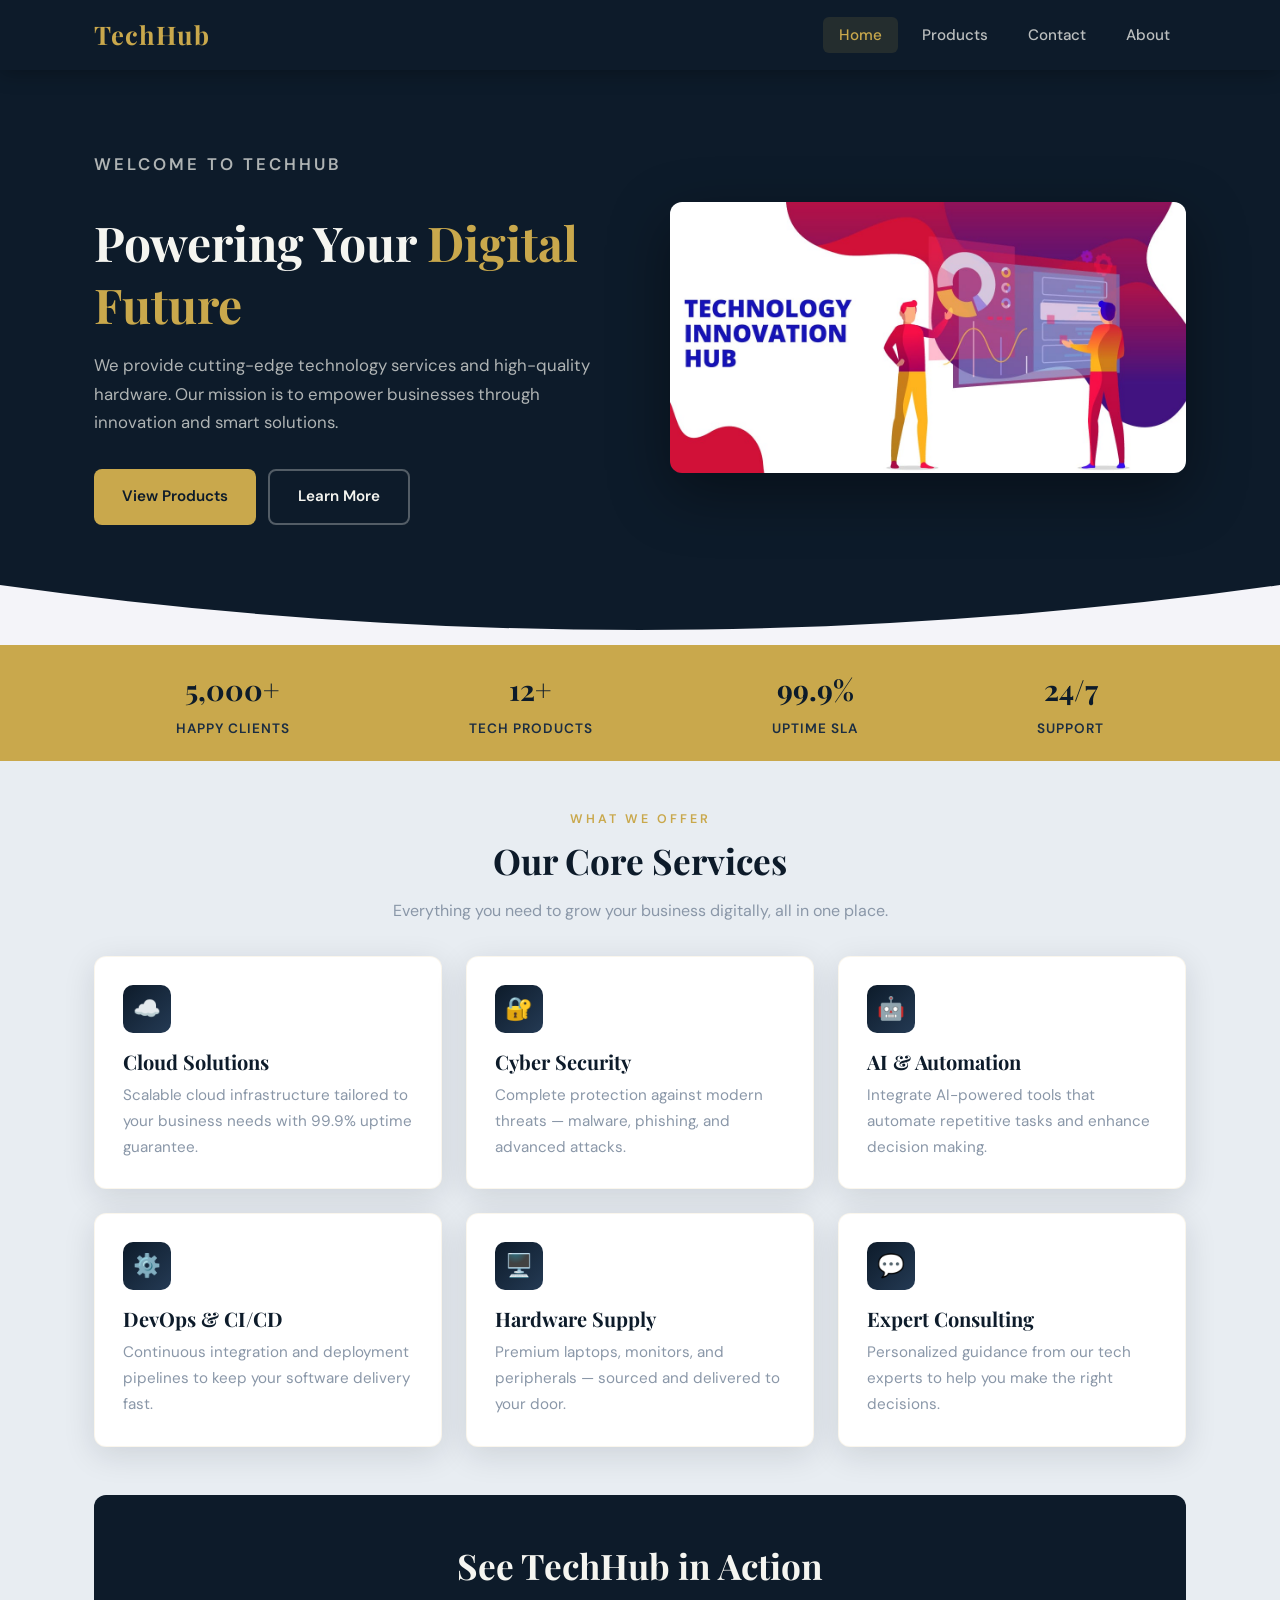
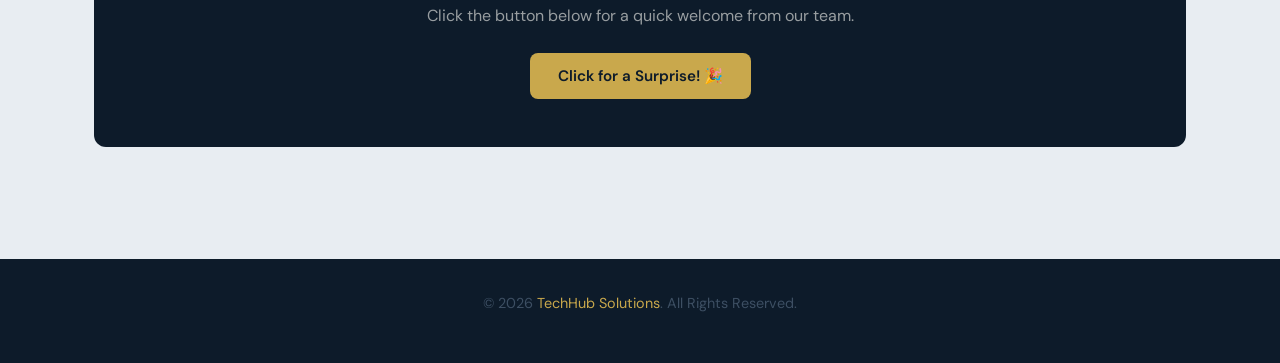
<file: index.html>
<!DOCTYPE html>
<html lang="en">
<head>
  <meta charset="UTF-8">
  <meta name="viewport" content="width=device-width, initial-scale=1.0">
  <title>TechHub | Home</title>
  <link rel="stylesheet" href="style.css">
</head>
<body>

  <!-- Navigation -->
  <header>
    <nav class="navbar">
      <div class="logo">TechHub</div>
      <ul class="nav-links">
        <li><a href="index.html" class="active">Home</a></li>
        <li><a href="products.html">Products</a></li>
        <li><a href="contact.html">Contact</a></li>
        <li><a href="about.html">About</a></li>
      </ul>
    </nav>
  </header>

  <!-- Hero -->
  <section class="hero">
    <div class="hero-inner">
      <div class="hero-text">
        <p class="section-label">Welcome to TechHub</p>
        <h1>Powering Your <span>Digital Future</span></h1>
        <p>We provide cutting-edge technology services and high-quality hardware. Our mission is to empower businesses through innovation and smart solutions.</p>
        <div class="hero-buttons">
          <a href="products.html" class="btn btn-primary">View Products</a>
          <a href="about.html" class="btn btn-outline">Learn More</a>
        </div>
      </div>
      <div class="hero-image">
        <img src="joeducation-articolo_tech-innovation-hub-fb-1200x630px.webp" alt="Technology Innovation Hub">
      </div>
    </div>
  </section>

  <!-- Wave divider -->
  <div class="hero-wave">
    <svg viewBox="0 0 1440 60" preserveAspectRatio="none" style="width:100%;height:60px;">
      <path d="M0,0 C480,60 960,60 1440,0 L1440,60 L0,60 Z" fill="#f4f4f9"/>
    </svg>
  </div>

  <!-- Stats Bar -->
  <div class="stats-bar">
    <div class="stats-bar-inner">
      <div class="stat-item"><span class="num">5,000+</span><span class="label">Happy Clients</span></div>
      <div class="stat-item"><span class="num">12+</span><span class="label">Tech Products</span></div>
      <div class="stat-item"><span class="num">99.9%</span><span class="label">Uptime SLA</span></div>
      <div class="stat-item"><span class="num">24/7</span><span class="label">Support</span></div>
    </div>
  </div>

  <!-- Services Section -->
  <div class="page-wrapper">
    <div style="text-align:center;margin-bottom:8px">
      <p class="section-label">What We Offer</p>
      <h2>Our Core Services</h2>
      <p style="max-width:520px;margin:0 auto;color:#8a97a8">Everything you need to grow your business digitally, all in one place.</p>
    </div>

    <div class="cards-grid">
      <div class="card">
        <div class="card-icon">☁️</div>
        <h3>Cloud Solutions</h3>
        <p>Scalable cloud infrastructure tailored to your business needs with 99.9% uptime guarantee.</p>
      </div>
      <div class="card">
        <div class="card-icon">🔐</div>
        <h3>Cyber Security</h3>
        <p>Complete protection against modern threats — malware, phishing, and advanced attacks.</p>
      </div>
      <div class="card">
        <div class="card-icon">🤖</div>
        <h3>AI & Automation</h3>
        <p>Integrate AI-powered tools that automate repetitive tasks and enhance decision making.</p>
      </div>
      <div class="card">
        <div class="card-icon">⚙️</div>
        <h3>DevOps & CI/CD</h3>
        <p>Continuous integration and deployment pipelines to keep your software delivery fast.</p>
      </div>
      <div class="card">
        <div class="card-icon">🖥️</div>
        <h3>Hardware Supply</h3>
        <p>Premium laptops, monitors, and peripherals — sourced and delivered to your door.</p>
      </div>
      <div class="card">
        <div class="card-icon">💬</div>
        <h3>Expert Consulting</h3>
        <p>Personalized guidance from our tech experts to help you make the right decisions.</p>
      </div>
    </div>

    <!-- Interactive Zone -->
    <div class="interactive-zone">
      <h2>See TechHub in Action</h2>
      <p>Click the button below for a quick welcome from our team.</p>
      <button id="welcomeBtn" class="btn btn-primary" style="margin-top:8px">Click for a Surprise! 🎉</button>
      <div id="welcomeMessage"></div>
    </div>
  </div>

  <!-- Footer -->
  <footer>
    <p>&copy; 2026 <span>TechHub Solutions</span>. All Rights Reserved.</p>
  </footer>

  <script src="script.js"></script>
</body>
</html>
</file>
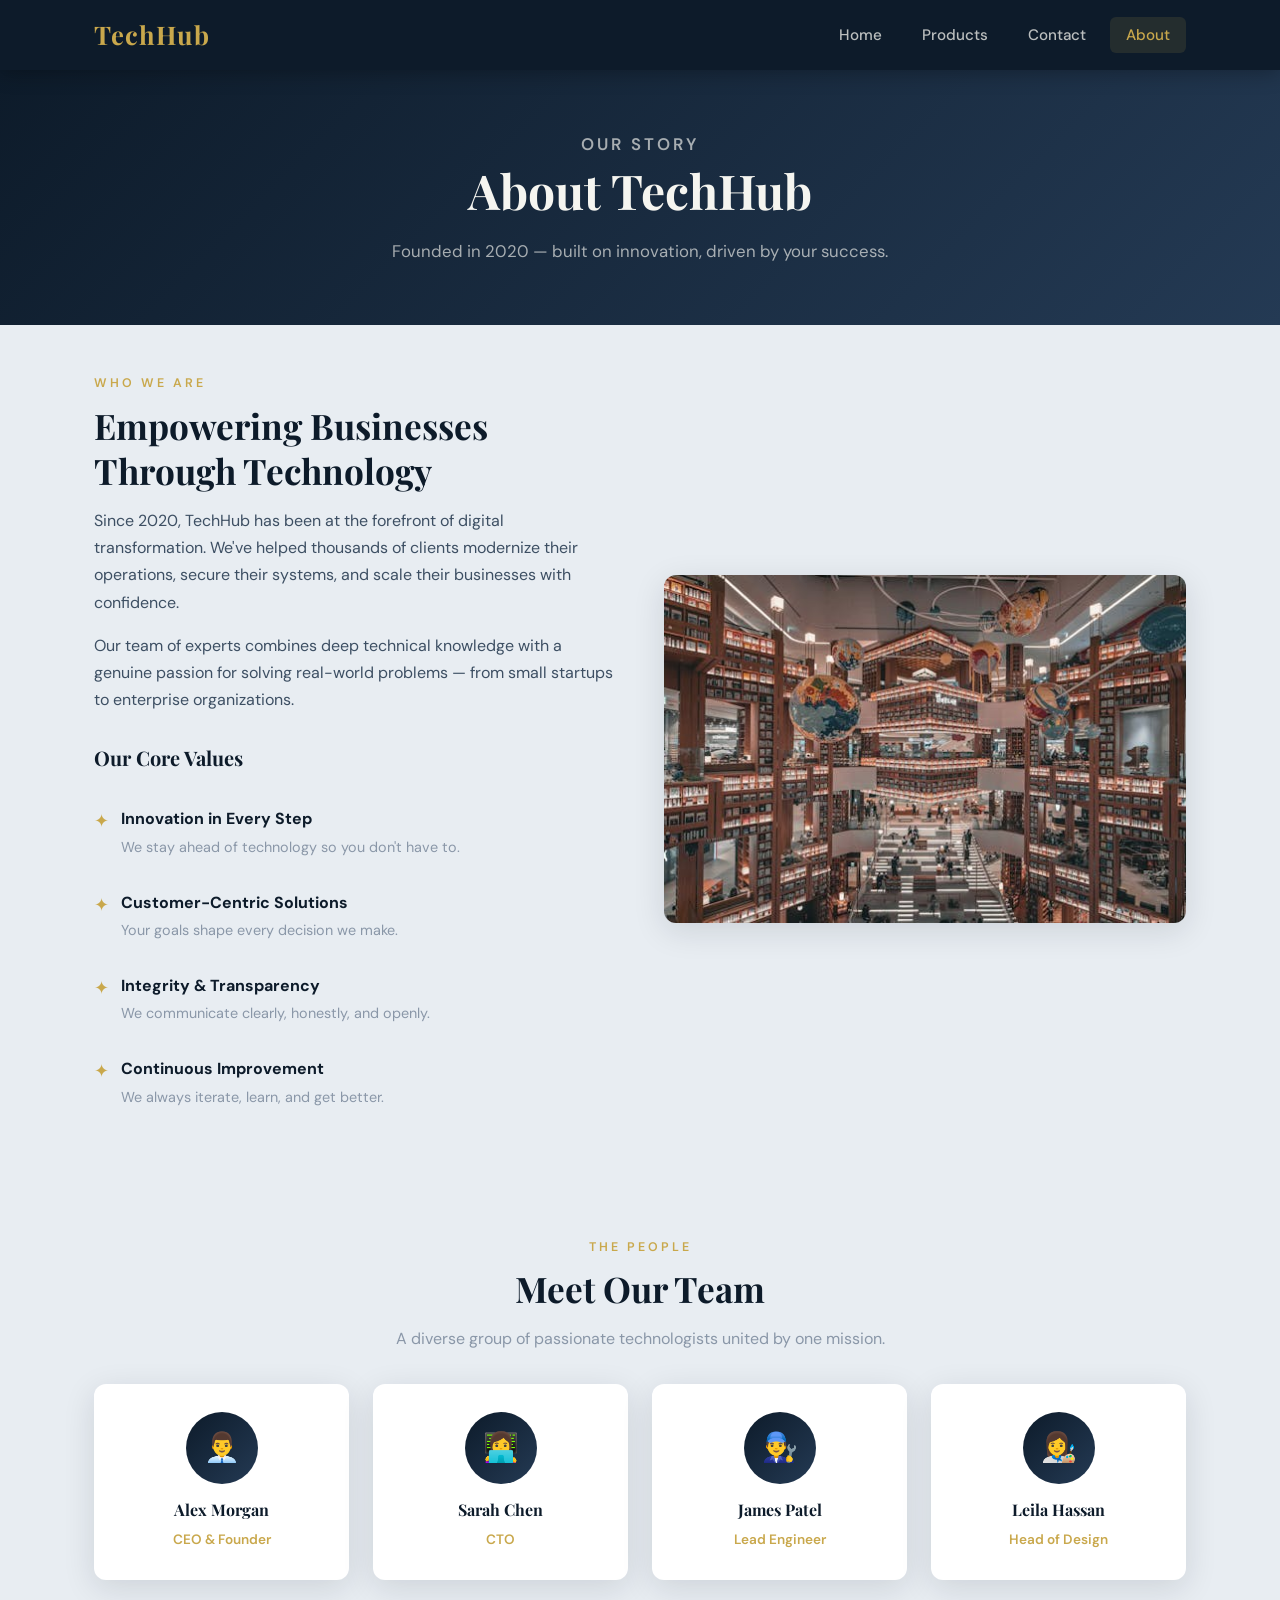
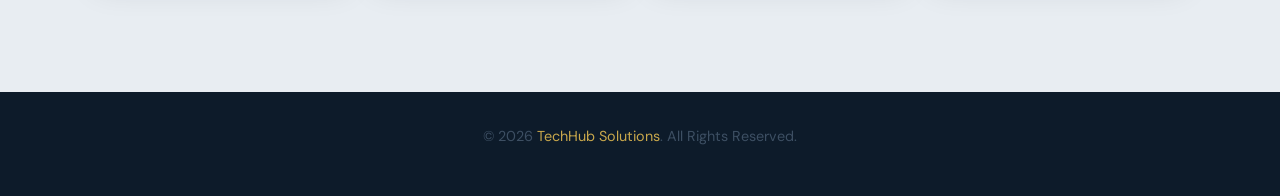
<file: about.html>
<!DOCTYPE html>
<html lang="en">
<head>
  <meta charset="UTF-8">
  <meta name="viewport" content="width=device-width, initial-scale=1.0">
  <title>TechHub | About</title>
  <link rel="stylesheet" href="style.css">
</head>
<body>

  <!-- Navigation -->
  <header>
    <nav class="navbar">
      <div class="logo">TechHub</div>
      <ul class="nav-links">
        <li><a href="index.html">Home</a></li>
        <li><a href="products.html">Products</a></li>
        <li><a href="contact.html">Contact</a></li>
        <li><a href="about.html" class="active">About</a></li>
      </ul>
    </nav>
  </header>

  <!-- Page Hero -->
  <div class="page-hero">
    <p class="section-label">Our Story</p>
    <h1>About TechHub</h1>
    <p>Founded in 2020 — built on innovation, driven by your success.</p>
  </div>

  <div class="page-wrapper">

    <!-- About Grid -->
    <div class="about-grid">
      <div>
        <p class="section-label">Who We Are</p>
        <h2>Empowering Businesses Through Technology</h2>
        <p>Since 2020, TechHub has been at the forefront of digital transformation. We've helped thousands of clients modernize their operations, secure their systems, and scale their businesses with confidence.</p>
        <p>Our team of experts combines deep technical knowledge with a genuine passion for solving real-world problems — from small startups to enterprise organizations.</p>

        <h3 style="margin-top:32px">Our Core Values</h3>
        <ul class="values-list">
          <li>
            <span class="check">✦</span>
            <div><strong>Innovation in Every Step</strong><br><span style="color:#8a97a8;font-size:0.9rem">We stay ahead of technology so you don't have to.</span></div>
          </li>
          <li>
            <span class="check">✦</span>
            <div><strong>Customer-Centric Solutions</strong><br><span style="color:#8a97a8;font-size:0.9rem">Your goals shape every decision we make.</span></div>
          </li>
          <li>
            <span class="check">✦</span>
            <div><strong>Integrity & Transparency</strong><br><span style="color:#8a97a8;font-size:0.9rem">We communicate clearly, honestly, and openly.</span></div>
          </li>
          <li>
            <span class="check">✦</span>
            <div><strong>Continuous Improvement</strong><br><span style="color:#8a97a8;font-size:0.9rem">We always iterate, learn, and get better.</span></div>
          </li>
        </ul>
      </div>

      <div class="about-img">
        <img src="23106807-ehsan-haque.jpg" alt="TechHub Office">
      </div>
    </div>

    <hr class="divider">

    <!-- Team Section -->
    <div class="team-section">
      <div style="text-align:center;margin-bottom:8px">
        <p class="section-label">The People</p>
        <h2>Meet Our Team</h2>
        <p style="color:#8a97a8;max-width:500px;margin:0 auto">A diverse group of passionate technologists united by one mission.</p>
      </div>

      <div class="team-grid">
        <div class="team-card">
          <div class="team-avatar">👨‍💼</div>
          <h4>Alex Morgan</h4>
          <span>CEO & Founder</span>
        </div>
        <div class="team-card">
          <div class="team-avatar">👩‍💻</div>
          <h4>Sarah Chen</h4>
          <span>CTO</span>
        </div>
        <div class="team-card">
          <div class="team-avatar">👨‍🔧</div>
          <h4>James Patel</h4>
          <span>Lead Engineer</span>
        </div>
        <div class="team-card">
          <div class="team-avatar">👩‍🎨</div>
          <h4>Leila Hassan</h4>
          <span>Head of Design</span>
        </div>
      </div>
    </div>

  </div>

  <!-- Footer -->
  <footer>
    <p>&copy; 2026 <span>TechHub Solutions</span>. All Rights Reserved.</p>
  </footer>

  <script src="script.js"></script>
</body>
</html>
</file>
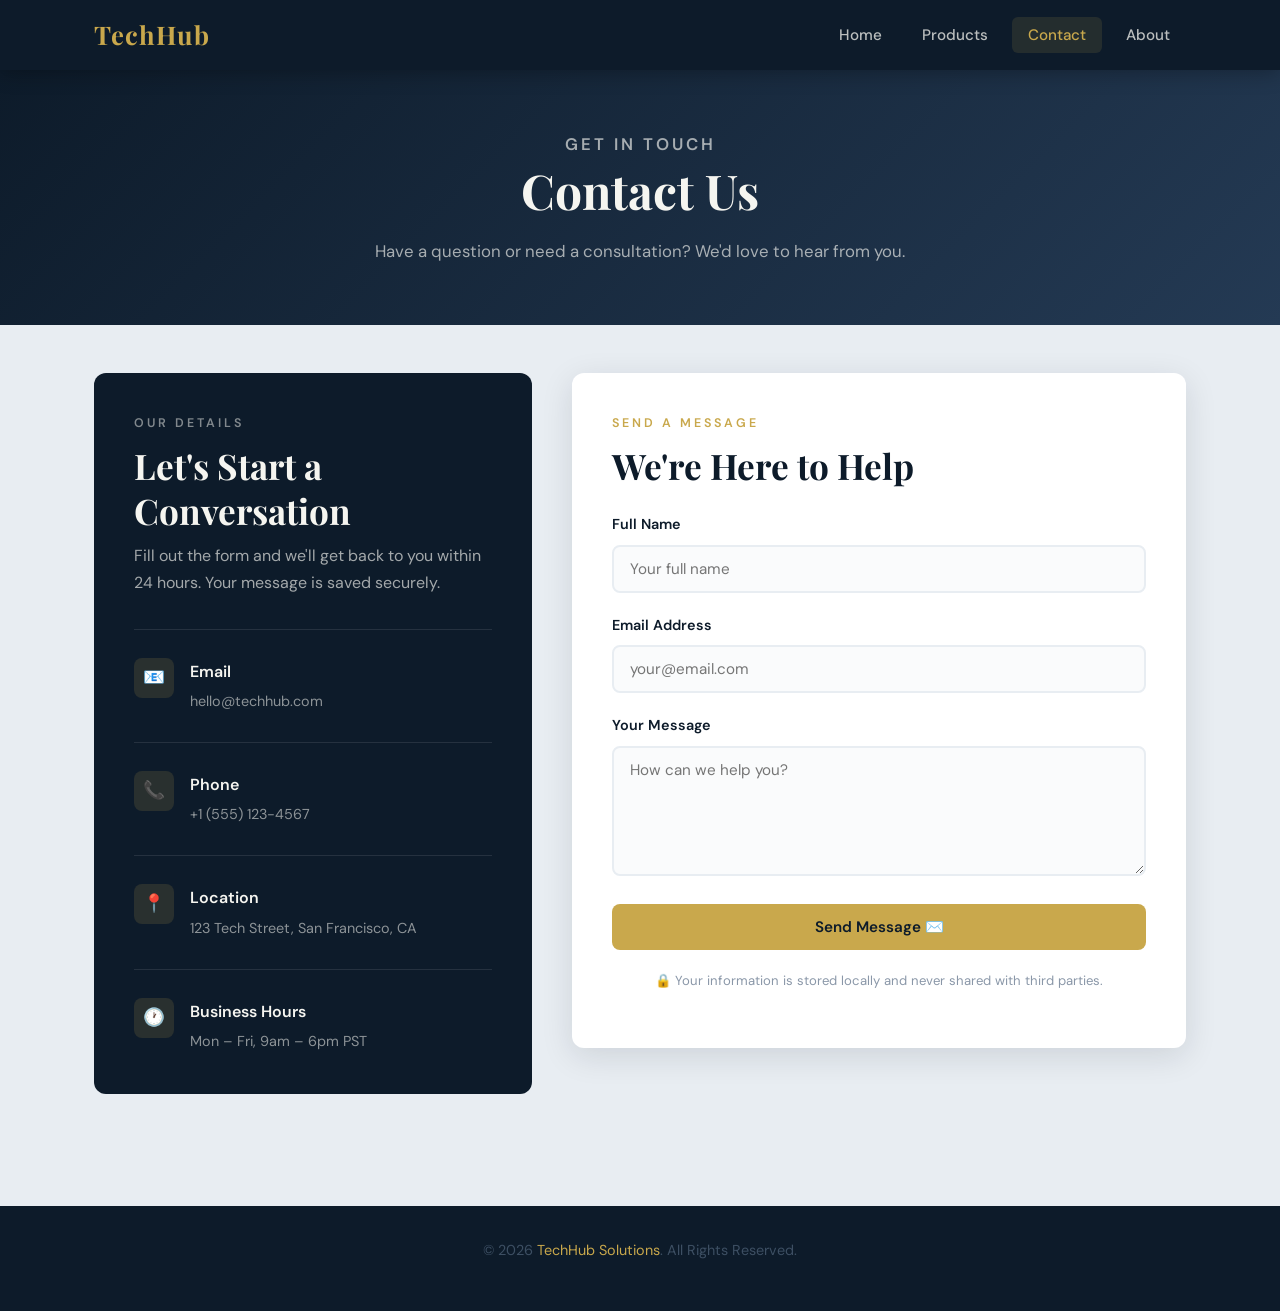
<file: contact.html>
<!DOCTYPE html>
<html lang="en">
<head>
  <meta charset="UTF-8">
  <meta name="viewport" content="width=device-width, initial-scale=1.0">
  <title>TechHub | Contact</title>
  <link rel="stylesheet" href="style.css">
</head>
<body>

  <!-- Navigation -->
  <header>
    <nav class="navbar">
      <div class="logo">TechHub</div>
      <ul class="nav-links">
        <li><a href="index.html">Home</a></li>
        <li><a href="products.html">Products</a></li>
        <li><a href="contact.html" class="active">Contact</a></li>
        <li><a href="about.html">About</a></li>
      </ul>
    </nav>
  </header>

  <!-- Page Hero -->
  <div class="page-hero">
    <p class="section-label">Get in Touch</p>
    <h1>Contact Us</h1>
    <p>Have a question or need a consultation? We'd love to hear from you.</p>
  </div>

  <div class="page-wrapper">
    <div class="contact-grid">

      <!-- Left: Info Panel -->
      <div class="contact-info">
        <p class="section-label" style="color:rgba(245,245,240,0.5)">Our Details</p>
        <h2>Let's Start a Conversation</h2>
        <p>Fill out the form and we'll get back to you within 24 hours. Your message is saved securely.</p>

        <div class="info-item">
          <div class="info-icon">📧</div>
          <div class="info-text">
            <strong>Email</strong>
            <span>hello@techhub.com</span>
          </div>
        </div>

        <div class="info-item">
          <div class="info-icon">📞</div>
          <div class="info-text">
            <strong>Phone</strong>
            <span>+1 (555) 123-4567</span>
          </div>
        </div>

        <div class="info-item">
          <div class="info-icon">📍</div>
          <div class="info-text">
            <strong>Location</strong>
            <span>123 Tech Street, San Francisco, CA</span>
          </div>
        </div>

        <div class="info-item">
          <div class="info-icon">🕐</div>
          <div class="info-text">
            <strong>Business Hours</strong>
            <span>Mon – Fri, 9am – 6pm PST</span>
          </div>
        </div>
      </div>

      <!-- Right: Form -->
      <div class="form-card">
        <p class="section-label">Send a Message</p>
        <h2 style="margin-bottom:24px">We're Here to Help</h2>

        <form id="contactForm">
          <div class="form-group">
            <label for="name">Full Name</label>
            <input type="text" id="name" name="name" placeholder="Your full name">
            <span class="error-msg" id="nameError"></span>
          </div>

          <div class="form-group">
            <label for="email">Email Address</label>
            <input type="email" id="email" name="email" placeholder="your@email.com">
            <span class="error-msg" id="emailError"></span>
          </div>

          <div class="form-group">
            <label for="message">Your Message</label>
            <textarea id="message" name="message" placeholder="How can we help you?"></textarea>
            <span class="error-msg" id="messageError"></span>
          </div>

          <button type="submit" class="btn btn-primary" style="width:100%;justify-content:center">
            Send Message ✉️
          </button>
        </form>

        <div class="alert" id="contactAlert"></div>

        <p style="margin-top:20px;font-size:0.82rem;color:#8a97a8;text-align:center">
          🔒 Your information is stored locally and never shared with third parties.
        </p>
      </div>

    </div>
  </div>

  <!-- Footer -->
  <footer>
    <p>&copy; 2026 <span>TechHub Solutions</span>. All Rights Reserved.</p>
  </footer>

  <script src="script.js"></script>
</body>
</html>
</file>
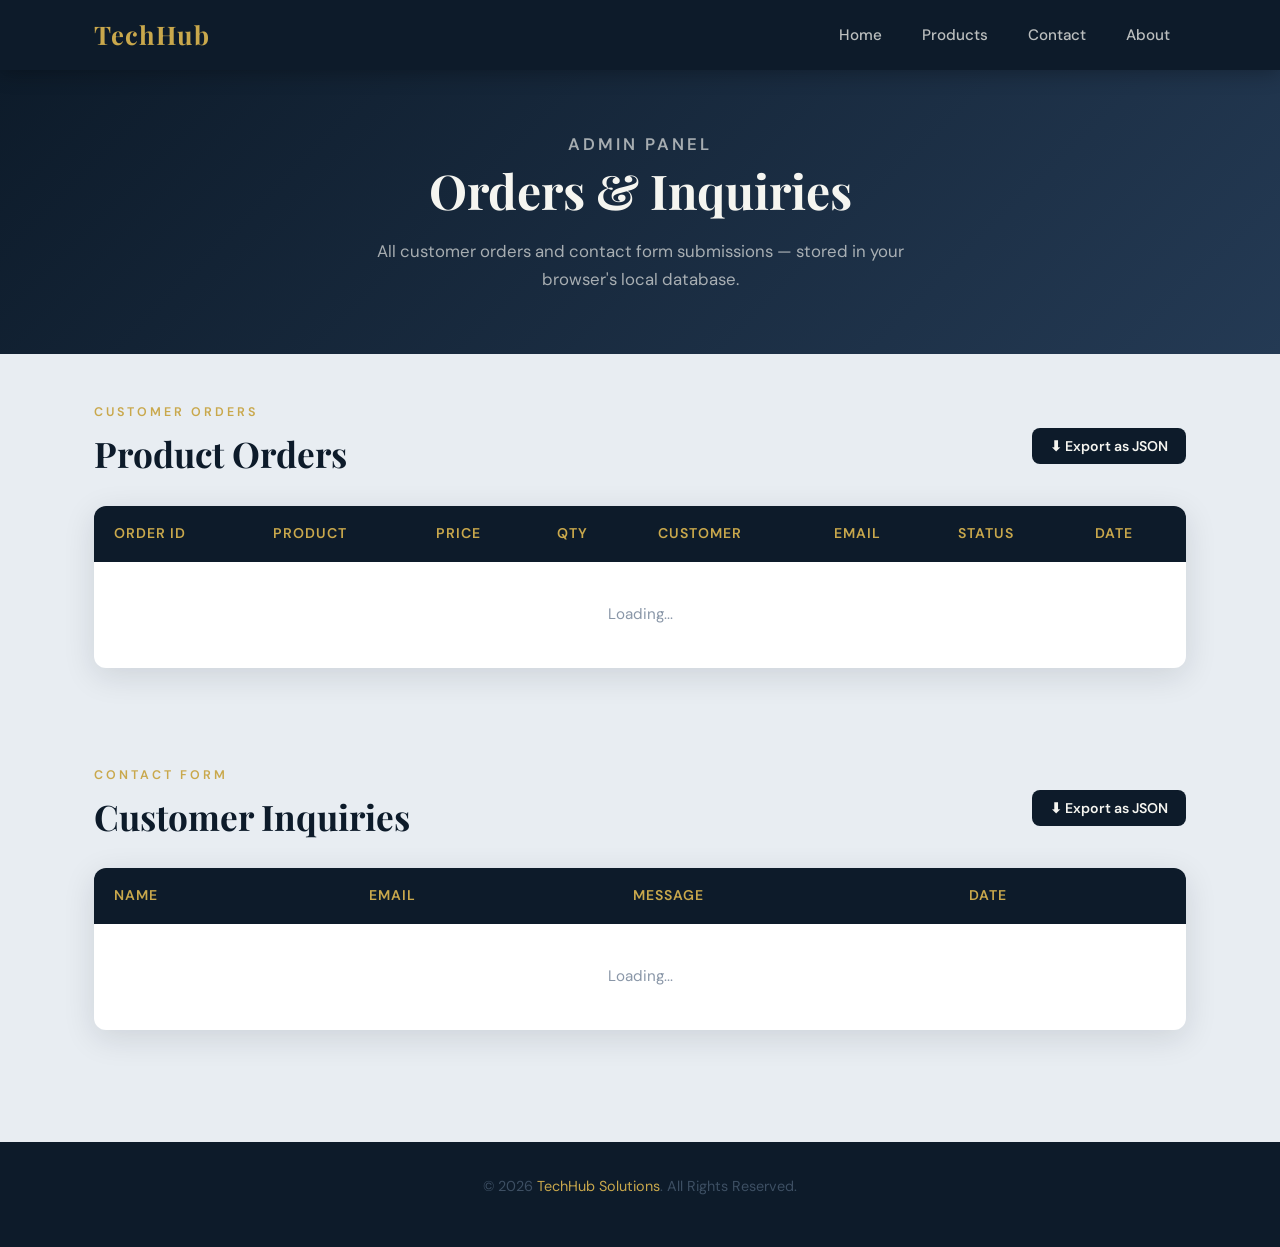
<file: orders.html>
<!DOCTYPE html>
<html lang="en">
<head>
  <meta charset="UTF-8">
  <meta name="viewport" content="width=device-width, initial-scale=1.0">
  <title>TechHub | Orders & Inquiries</title>
  <link rel="stylesheet" href="style.css">
</head>
<body>

  <!-- Navigation -->
  <header>
    <nav class="navbar">
      <div class="logo">TechHub</div>
      <ul class="nav-links">
        <li><a href="index.html">Home</a></li>
        <li><a href="products.html">Products</a></li>
        <li><a href="contact.html">Contact</a></li>
        <li><a href="about.html">About</a></li>
      </ul>
    </nav>
  </header>

  <!-- Page Hero -->
  <div class="page-hero">
    <p class="section-label">Admin Panel</p>
    <h1>Orders & Inquiries</h1>
    <p>All customer orders and contact form submissions — stored in your browser's local database.</p>
  </div>

  <div class="page-wrapper">

    <!-- Orders Table -->
    <div style="display:flex;justify-content:space-between;align-items:center;flex-wrap:wrap;gap:12px">
      <div>
        <p class="section-label">Customer Orders</p>
        <h2>Product Orders</h2>
      </div>
      <button class="btn btn-dark btn-sm" onclick="exportJSON('orders', 'orders.json')">
        ⬇ Export as JSON
      </button>
    </div>

    <div class="table-wrapper" style="margin-top:16px">
      <div class="orders-table-wrapper">
        <table>
          <thead>
            <tr>
              <th>Order ID</th>
              <th>Product</th>
              <th>Price</th>
              <th>Qty</th>
              <th>Customer</th>
              <th>Email</th>
              <th>Status</th>
              <th>Date</th>
            </tr>
          </thead>
          <tbody id="ordersTableBody">
            <tr><td colspan="8" style="text-align:center;color:#8a97a8;padding:40px">Loading...</td></tr>
          </tbody>
        </table>
      </div>
    </div>

    <hr class="divider">

    <!-- Inquiries Table -->
    <div style="display:flex;justify-content:space-between;align-items:center;flex-wrap:wrap;gap:12px">
      <div>
        <p class="section-label">Contact Form</p>
        <h2>Customer Inquiries</h2>
      </div>
      <button class="btn btn-dark btn-sm" onclick="exportJSON('inquiries', 'inquiries.json')">
        ⬇ Export as JSON
      </button>
    </div>

    <div class="table-wrapper" style="margin-top:16px">
      <div class="orders-table-wrapper">
        <table>
          <thead>
            <tr>
              <th>Name</th>
              <th>Email</th>
              <th>Message</th>
              <th>Date</th>
            </tr>
          </thead>
          <tbody id="inquiriesTableBody">
            <tr><td colspan="4" style="text-align:center;color:#8a97a8;padding:40px">Loading...</td></tr>
          </tbody>
        </table>
      </div>
    </div>


  </div>

  <!-- Footer -->
  <footer>
    <p>&copy; 2026 <span>TechHub Solutions</span>. All Rights Reserved.</p>
  </footer>

  <script src="script.js"></script>
</body>
</html>
</file>
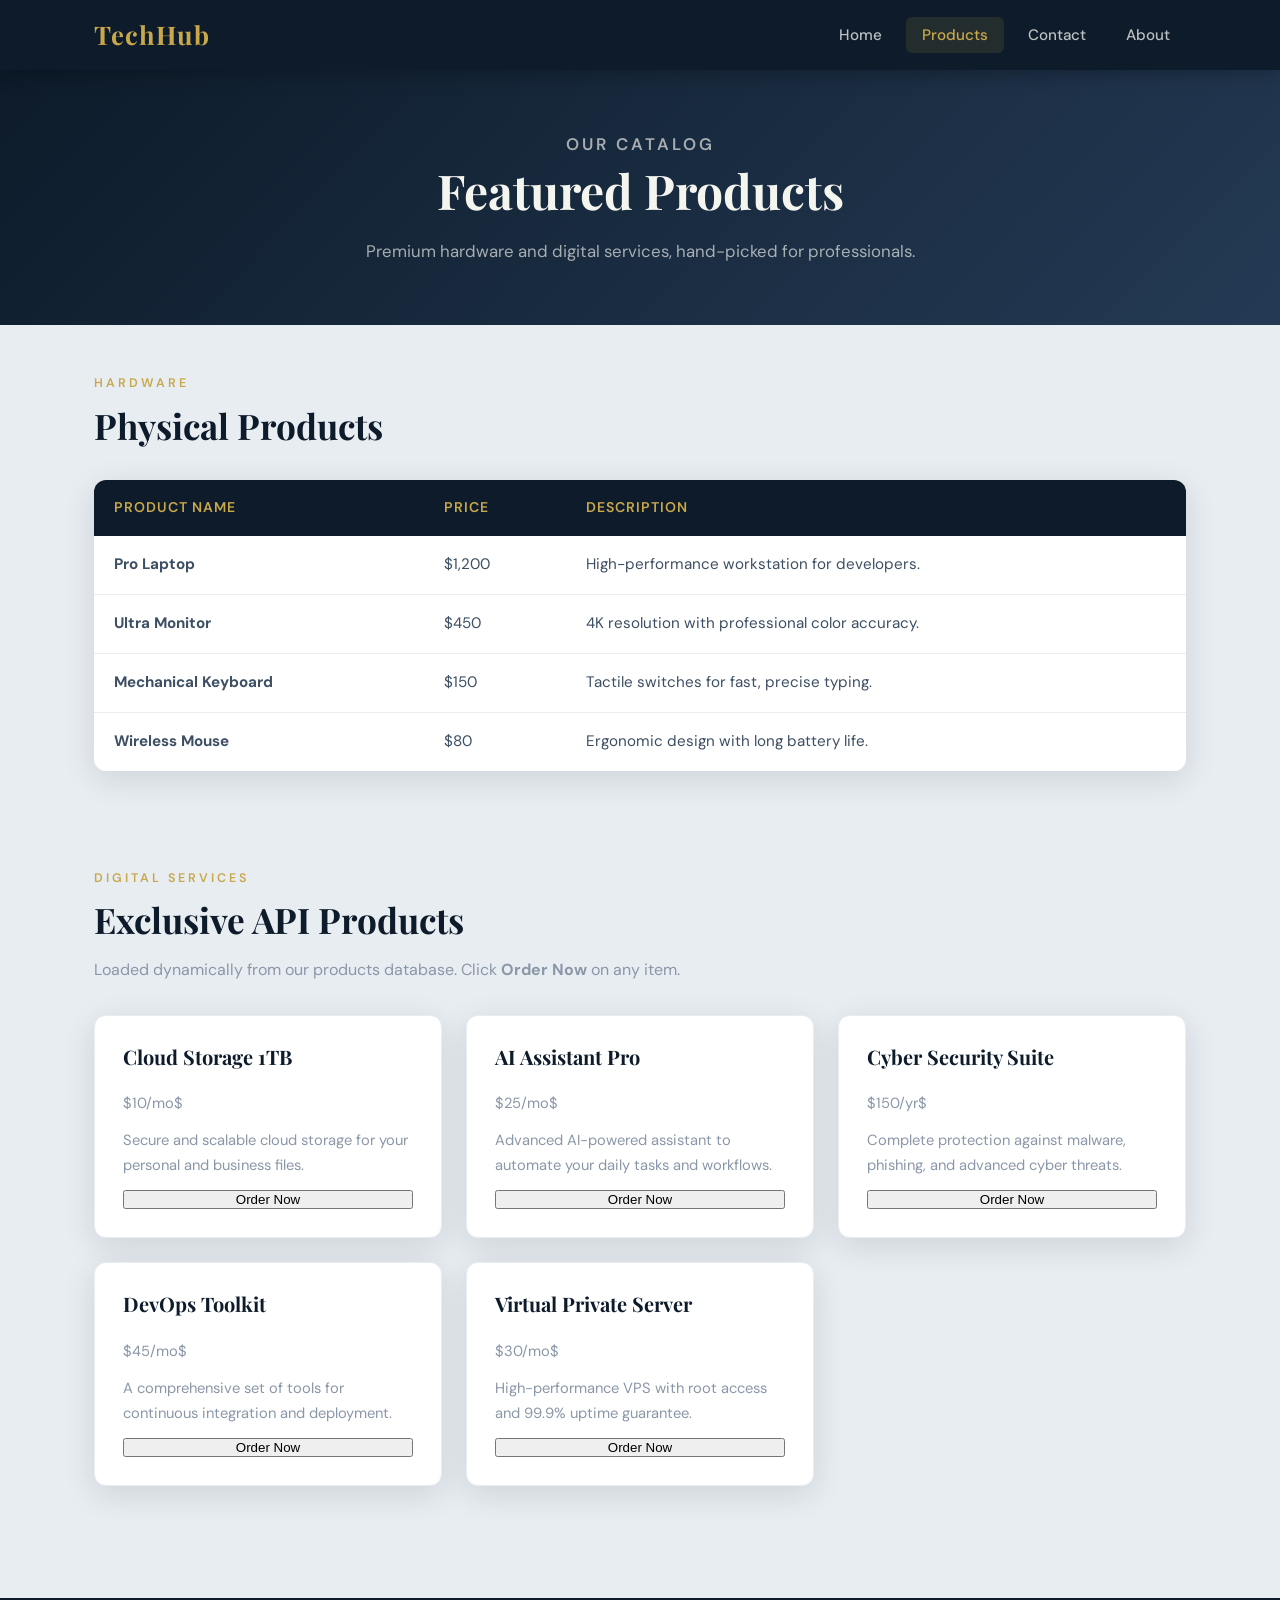
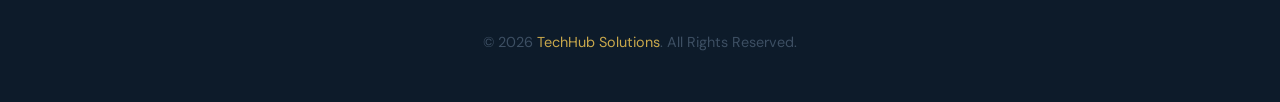
<file: products.html>
<!DOCTYPE html>
<html lang="en">
<head>
  <meta charset="UTF-8">
  <meta name="viewport" content="width=device-width, initial-scale=1.0">
  <title>TechHub | Products</title>
  <link rel="stylesheet" href="style.css">
</head>
<body>

  <!-- Navigation -->
  <header>
    <nav class="navbar">
      <div class="logo">TechHub</div>
      <ul class="nav-links">
        <li><a href="index.html">Home</a></li>
        <li><a href="products.html" class="active">Products</a></li>
        <li><a href="contact.html">Contact</a></li>
        <li><a href="about.html">About</a></li>
      </ul>
    </nav>
  </header>

  <!-- Page Hero -->
  <div class="page-hero">
    <p class="section-label">Our Catalog</p>
    <h1>Featured Products</h1>
    <p>Premium hardware and digital services, hand-picked for professionals.</p>
  </div>

  <div class="page-wrapper">

    <!-- Static Hardware Table -->
    <p class="section-label">Hardware</p>
    <h2>Physical Products</h2>

    <div class="table-wrapper">
      <table>
        <thead>
          <tr>
            <th>Product Name</th>
            <th>Price</th>
            <th>Description</th>
          </tr>
        </thead>
        <tbody>
          <tr>
            <td><strong>Pro Laptop</strong></td>
            <td>$1,200</td>
            <td>High-performance workstation for developers.</td>
          </tr>
          <tr>
            <td><strong>Ultra Monitor</strong></td>
            <td>$450</td>
            <td>4K resolution with professional color accuracy.</td>
          </tr>
          <tr>
            <td><strong>Mechanical Keyboard</strong></td>
            <td>$150</td>
            <td>Tactile switches for fast, precise typing.</td>
          </tr>
          <tr>
            <td><strong>Wireless Mouse</strong></td>
            <td>$80</td>
            <td>Ergonomic design with long battery life.</td>
          </tr>
        </tbody>
      </table>
    </div>

    <hr class="divider">

    <!-- Dynamic Products from JSON -->
    <p class="section-label">Digital Services</p>
    <h2>Exclusive API Products</h2>
    <p style="color:#8a97a8">Loaded dynamically from our products database. Click <strong>Order Now</strong> on any item.</p>

    <div id="dynamicProducts" class="cards-grid">
      <p style="color:#8a97a8">Loading products...</p>
    </div>

  </div>

  <!-- Order Modal -->
  <div class="modal-overlay" id="orderModal">
    <div class="modal">
      <div class="modal-header">
        <h3>Place Your Order</h3>
        <button class="modal-close" id="modalClose">✕</button>
      </div>

      <!-- Hidden fields to track which product is being ordered -->
      <input type="hidden" id="orderProductId">
      <input type="hidden" id="orderProductName">
      <input type="hidden" id="orderProductPrice">

      <!-- Order summary -->
      <div class="order-summary">
        <p>You are ordering:</p>
        <p class="order-product-name" id="summaryName">—</p>
        <p class="order-price" id="summaryPrice">—</p>
      </div>

      <form id="orderForm">
        <div class="form-group">
          <label for="orderName">Full Name</label>
          <input type="text" id="orderName" placeholder="Your full name">
          <span class="error-msg" id="orderNameError"></span>
        </div>

        <div class="form-group">
          <label for="orderEmail">Email Address</label>
          <input type="email" id="orderEmail" placeholder="your@email.com">
          <span class="error-msg" id="orderEmailError"></span>
        </div>

        <div class="form-group">
          <label for="orderPhone">Phone Number</label>
          <input type="tel" id="orderPhone" placeholder="+1 (555) 000-0000">
          <span class="error-msg" id="orderPhoneError"></span>
        </div>

        <div class="form-group">
          <label for="orderQty">Quantity</label>
          <select id="orderQty">
            <option value="1">1</option>
            <option value="2">2</option>
            <option value="3">3</option>
            <option value="4">4</option>
            <option value="5">5</option>
          </select>
        </div>

        <button type="submit" class="btn btn-primary" style="width:100%;justify-content:center">
          Confirm Order 🛒
        </button>
      </form>

      <div class="alert" id="orderAlert"></div>
    </div>
  </div>

  <!-- Footer -->
  <footer>
    <p>&copy; 2026 <span>TechHub Solutions</span>. All Rights Reserved.</p>
  </footer>

  <script src="script.js"></script>
</body>
</html>
</file>
<file: style.css>
/* ============================================
   TechHub - Redesigned CSS
   Theme: Dark Navy + Gold Accent (Professional)
   Font: Playfair Display + DM Sans
   ============================================ */

@import url('https://fonts.googleapis.com/css2?family=Playfair+Display:wght@600;700&family=DM+Sans:wght@300;400;500;600&display=swap');

/* ---- CSS Variables ---- */
:root {
  --navy:        #0d1b2a;
  --navy-mid:    #1b2d42;
  --navy-light:  #243a54;
  --gold:        #c9a84c;
  --gold-light:  #e8c96e;
  --white:       #f5f5f0;
  --gray:        #8a97a8;
  --gray-light:  #e8edf2;
  --red:         #e05252;
  --green:       #3db87a;
  --card-bg:     #ffffff;
  --shadow:      0 8px 32px rgba(13,27,42,0.12);
  --radius:      12px;
  --transition:  0.3s ease;
}

/* ---- Reset & Base ---- */
*, *::before, *::after { box-sizing: border-box; margin: 0; padding: 0; }

html { scroll-behavior: smooth; }

body {
  font-family: 'DM Sans', sans-serif;
  background: var(--gray-light);
  color: var(--navy);
  line-height: 1.7;
  font-size: 16px;
}

h1, h2, h3, h4 {
  font-family: 'Playfair Display', serif;
  color: var(--navy);
  line-height: 1.3;
}

h1 { font-size: clamp(2rem, 5vw, 3rem); margin-bottom: 1rem; }
h2 { font-size: clamp(1.5rem, 3vw, 2.2rem); margin-bottom: 0.8rem; }
h3 { font-size: 1.25rem; margin-bottom: 0.6rem; }

p { margin-bottom: 1rem; color: #3d4f63; }
a { text-decoration: none; color: inherit; }

/* ---- Navigation ---- */
header {
  background: var(--navy);
  position: sticky;
  top: 0;
  z-index: 1000;
  box-shadow: 0 2px 20px rgba(0,0,0,0.3);
}

.navbar {
  max-width: 1140px;
  margin: 0 auto;
  padding: 0 24px;
  height: 70px;
  display: flex;
  align-items: center;
  justify-content: space-between;
}

.logo {
  font-family: 'Playfair Display', serif;
  font-size: 1.6rem;
  font-weight: 700;
  color: var(--gold);
  letter-spacing: 1px;
}

.nav-links {
  display: flex;
  list-style: none;
  gap: 8px;
}

.nav-links a {
  color: rgba(245,245,240,0.75);
  padding: 8px 16px;
  border-radius: 6px;
  font-weight: 500;
  font-size: 0.95rem;
  transition: var(--transition);
}

.nav-links a:hover,
.nav-links a.active {
  color: var(--gold);
  background: rgba(201,168,76,0.12);
}

/* ---- Page Wrapper ---- */
.page-wrapper {
  max-width: 1140px;
  margin: 0 auto;
  padding: 48px 24px;
}

/* ---- Hero Section ---- */
.hero {
  background: var(--navy);
  padding: 80px 0 0;
  overflow: hidden;
}

.hero-inner {
  max-width: 1140px;
  margin: 0 auto;
  padding: 0 24px 60px;
  display: grid;
  grid-template-columns: 1fr 1fr;
  gap: 60px;
  align-items: center;
}

.hero-text h1 { color: var(--white); }
.hero-text h1 span { color: var(--gold); }

.hero-text p {
  color: rgba(245,245,240,0.7);
  font-size: 1.05rem;
  margin-bottom: 2rem;
}

.hero-buttons { display: flex; gap: 12px; flex-wrap: wrap; }

.hero-image img {
  width: 100%;
  border-radius: var(--radius);
  box-shadow: 0 20px 60px rgba(0,0,0,0.4);
  display: block;
}

.hero-wave {
  background: var(--navy);
  line-height: 0;
}
.hero-wave svg { display: block; }

/* ---- Stats Bar ---- */
.stats-bar {
  background: var(--gold);
  padding: 20px 0;
}
.stats-bar-inner {
  max-width: 1140px;
  margin: 0 auto;
  padding: 0 24px;
  display: flex;
  justify-content: space-around;
  flex-wrap: wrap;
  gap: 16px;
}
.stat-item { text-align: center; }
.stat-item .num {
  font-family: 'Playfair Display', serif;
  font-size: 1.8rem;
  font-weight: 700;
  color: var(--navy);
  display: block;
}
.stat-item .label {
  font-size: 0.85rem;
  font-weight: 600;
  color: var(--navy-mid);
  text-transform: uppercase;
  letter-spacing: 1px;
}

/* ---- Section Labels ---- */
.section-label {
  text-transform: uppercase;
  letter-spacing: 3px;
  font-size: 0.78rem;
  font-weight: 600;
  color: var(--gold);
  margin-bottom: 8px;
}

/* ---- Cards Grid ---- */
.cards-grid {
  display: grid;
  grid-template-columns: repeat(auto-fill, minmax(300px, 1fr));
  gap: 24px;
  margin-top: 32px;
}

.card {
  background: var(--card-bg);
  border-radius: var(--radius);
  padding: 28px;
  box-shadow: var(--shadow);
  border: 1px solid rgba(201,168,76,0.1);
  transition: var(--transition);
  position: relative;
  overflow: hidden;
}

.card::before {
  content: '';
  position: absolute;
  top: 0; left: 0; right: 0;
  height: 3px;
  background: linear-gradient(90deg, var(--gold), var(--gold-light));
  transform: scaleX(0);
  transition: var(--transition);
  transform-origin: left;
}

.card:hover { transform: translateY(-4px); box-shadow: 0 16px 48px rgba(13,27,42,0.18); }
.card:hover::before { transform: scaleX(1); }

.card-icon {
  width: 48px; height: 48px;
  background: linear-gradient(135deg, var(--navy), var(--navy-light));
  border-radius: 10px;
  display: flex; align-items: center; justify-content: center;
  margin-bottom: 16px;
  font-size: 1.4rem;
}

.card h3 { color: var(--navy); margin-bottom: 8px; }
.card p { color: var(--gray); font-size: 0.95rem; margin-bottom: 0; }

/* ---- Interactive Zone ---- */
.interactive-zone {
  background: var(--navy);
  border-radius: var(--radius);
  padding: 48px;
  text-align: center;
  margin: 48px 0 0;
}
.interactive-zone h2 { color: var(--white); }
.interactive-zone p { color: rgba(245,245,240,0.6); }
#welcomeMessage {
  margin-top: 16px;
  padding: 16px 24px;
  border-radius: 8px;
  background: rgba(201,168,76,0.15);
  border: 1px solid var(--gold);
  color: var(--gold);
  font-weight: 500;
  display: none;
}
#welcomeMessage.visible { display: block; animation: fadeIn 0.4s ease; }

/* ---- Buttons ---- */
.btn {
  display: inline-flex;
  align-items: center;
  gap: 8px;
  padding: 13px 28px;
  border-radius: 8px;
  font-family: 'DM Sans', sans-serif;
  font-size: 0.95rem;
  font-weight: 600;
  cursor: pointer;
  border: none;
  transition: var(--transition);
  text-decoration: none;
}

.btn-primary {
  background: var(--gold);
  color: var(--navy);
}
.btn-primary:hover { background: var(--gold-light); transform: translateY(-2px); }

.btn-outline {
  background: transparent;
  color: var(--white);
  border: 2px solid rgba(245,245,240,0.3);
}
.btn-outline:hover { border-color: var(--gold); color: var(--gold); }

.btn-dark {
  background: var(--navy);
  color: var(--white);
}
.btn-dark:hover { background: var(--navy-mid); }

.btn-sm { padding: 9px 18px; font-size: 0.88rem; }

/* ---- Products Page ---- */
.page-hero {
  background: linear-gradient(135deg, var(--navy) 0%, var(--navy-light) 100%);
  padding: 60px 24px;
  text-align: center;
}
.page-hero h1 { color: var(--white); }
.page-hero p { color: rgba(245,245,240,0.65); font-size: 1.05rem; max-width: 580px; margin: 0 auto; }

/* Table */
.table-wrapper {
  background: var(--card-bg);
  border-radius: var(--radius);
  box-shadow: var(--shadow);
  overflow: hidden;
  margin-top: 32px;
}

table { width: 100%; border-collapse: collapse; }

thead tr { background: var(--navy); }
thead th {
  padding: 16px 20px;
  text-align: left;
  color: var(--gold);
  font-family: 'DM Sans', sans-serif;
  font-weight: 600;
  font-size: 0.88rem;
  text-transform: uppercase;
  letter-spacing: 1px;
}

tbody td { padding: 16px 20px; color: #3d4f63; border-bottom: 1px solid var(--gray-light); font-size: 0.95rem; }
tbody tr:last-child td { border-bottom: none; }
tbody tr:hover { background: #fafbfc; }

/* Product Cards (Dynamic) */
.product-card {
  background: var(--card-bg);
  border-radius: var(--radius);
  padding: 28px;
  box-shadow: var(--shadow);
  border: 1px solid var(--gray-light);
  display: flex;
  flex-direction: column;
  gap: 12px;
  transition: var(--transition);
}
.product-card:hover { transform: translateY(-4px); box-shadow: 0 16px 48px rgba(13,27,42,0.15); }

.product-card .price {
  font-family: 'Playfair Display', serif;
  font-size: 1.4rem;
  color: var(--gold);
  font-weight: 600;
}

.product-card p { color: var(--gray); font-size: 0.92rem; flex: 1; margin-bottom: 0; }
.product-card h3 { color: var(--navy); }

/* ---- Contact Page ---- */
.contact-grid {
  display: grid;
  grid-template-columns: 1fr 1.4fr;
  gap: 40px;
  align-items: start;
}

.contact-info {
  background: var(--navy);
  border-radius: var(--radius);
  padding: 40px;
  color: var(--white);
}
.contact-info h2 { color: var(--white); margin-bottom: 8px; }
.contact-info p { color: rgba(245,245,240,0.65); }

.info-item {
  display: flex;
  gap: 16px;
  align-items: flex-start;
  margin-top: 28px;
  padding-top: 28px;
  border-top: 1px solid rgba(245,245,240,0.1);
}
.info-item:first-of-type { margin-top: 32px; }

.info-icon {
  width: 40px; height: 40px; min-width: 40px;
  background: rgba(201,168,76,0.15);
  border-radius: 8px;
  display: flex; align-items: center; justify-content: center;
  font-size: 1.1rem;
}
.info-text strong { display: block; color: var(--white); font-weight: 600; margin-bottom: 2px; }
.info-text span { color: rgba(245,245,240,0.55); font-size: 0.9rem; }

/* Form */
.form-card {
  background: var(--card-bg);
  border-radius: var(--radius);
  padding: 40px;
  box-shadow: var(--shadow);
}

.form-group { margin-bottom: 20px; }
.form-group label {
  display: block;
  margin-bottom: 8px;
  font-weight: 600;
  font-size: 0.9rem;
  color: var(--navy);
}

.form-group input,
.form-group textarea,
.form-group select {
  width: 100%;
  padding: 12px 16px;
  border: 2px solid var(--gray-light);
  border-radius: 8px;
  font-family: 'DM Sans', sans-serif;
  font-size: 0.95rem;
  color: var(--navy);
  transition: var(--transition);
  background: #fafbfc;
  outline: none;
  -webkit-appearance: none;
}

.form-group input:focus,
.form-group textarea:focus,
.form-group select:focus {
  border-color: var(--gold);
  background: #fff;
  box-shadow: 0 0 0 4px rgba(201,168,76,0.1);
}

.form-group textarea { resize: vertical; min-height: 130px; }

.error-msg { color: var(--red); font-size: 0.82rem; margin-top: 5px; display: block; }

.alert {
  padding: 14px 20px;
  border-radius: 8px;
  font-weight: 500;
  margin-top: 16px;
  display: none;
}
.alert.success { background: rgba(61,184,122,0.12); color: var(--green); border: 1px solid rgba(61,184,122,0.3); display: block; }
.alert.error   { background: rgba(224,82,82,0.1);  color: var(--red);   border: 1px solid rgba(224,82,82,0.2);  display: block; }

/* ---- About Page ---- */
.about-grid {
  display: grid;
  grid-template-columns: 1fr 1fr;
  gap: 48px;
  align-items: center;
}

.about-img {
  border-radius: var(--radius);
  overflow: hidden;
  box-shadow: var(--shadow);
}
.about-img img { width: 100%; height: 100%; object-fit: cover; display: block; }

.values-list { list-style: none; margin-top: 20px; }
.values-list li {
  display: flex;
  gap: 12px;
  align-items: flex-start;
  padding: 14px 0;
  border-bottom: 1px solid var(--gray-light);
}
.values-list li:last-child { border-bottom: none; }
.values-list .check {
  color: var(--gold);
  font-size: 1.1rem;
  margin-top: 2px;
}

.team-section { margin-top: 64px; }
.team-grid { display: grid; grid-template-columns: repeat(auto-fill, minmax(220px, 1fr)); gap: 24px; margin-top: 32px; }

.team-card {
  background: var(--card-bg);
  border-radius: var(--radius);
  padding: 28px 20px;
  text-align: center;
  box-shadow: var(--shadow);
  transition: var(--transition);
}
.team-card:hover { transform: translateY(-4px); }
.team-avatar {
  width: 72px; height: 72px;
  background: linear-gradient(135deg, var(--navy), var(--navy-light));
  border-radius: 50%;
  margin: 0 auto 16px;
  display: flex; align-items: center; justify-content: center;
  font-size: 1.8rem;
}
.team-card h4 { font-size: 1rem; margin-bottom: 4px; }
.team-card span { color: var(--gold); font-size: 0.85rem; font-weight: 600; }

/* ---- Order Modal ---- */
.modal-overlay {
  position: fixed; inset: 0;
  background: rgba(13,27,42,0.7);
  z-index: 2000;
  display: flex; align-items: center; justify-content: center;
  padding: 20px;
  opacity: 0; visibility: hidden;
  transition: var(--transition);
}
.modal-overlay.open { opacity: 1; visibility: visible; }

.modal {
  background: var(--card-bg);
  border-radius: var(--radius);
  padding: 40px;
  max-width: 520px;
  width: 100%;
  box-shadow: 0 32px 80px rgba(0,0,0,0.3);
  transform: translateY(20px);
  transition: var(--transition);
  max-height: 90vh;
  overflow-y: auto;
}
.modal-overlay.open .modal { transform: translateY(0); }

.modal-header {
  display: flex;
  justify-content: space-between;
  align-items: center;
  margin-bottom: 24px;
}
.modal-close {
  width: 32px; height: 32px;
  border: none; background: var(--gray-light);
  border-radius: 50%; cursor: pointer; font-size: 1.1rem;
  display: flex; align-items: center; justify-content: center;
  transition: var(--transition);
}
.modal-close:hover { background: #ddd; }

.order-summary {
  background: var(--gray-light);
  border-radius: 8px;
  padding: 16px;
  margin-bottom: 20px;
}
.order-summary p { margin-bottom: 4px; font-size: 0.9rem; }
.order-summary .order-product-name { font-weight: 600; color: var(--navy); font-size: 1rem; }
.order-summary .order-price { color: var(--gold); font-weight: 600; }

/* ---- Orders View ---- */
.orders-section {
  background: var(--card-bg);
  border-radius: var(--radius);
  padding: 32px;
  box-shadow: var(--shadow);
  margin-top: 40px;
}
.orders-section h2 { margin-bottom: 20px; }
.orders-table-wrapper { overflow-x: auto; }
.empty-state {
  text-align: center;
  padding: 48px;
  color: var(--gray);
}
.empty-state .icon { font-size: 3rem; display: block; margin-bottom: 12px; }

/* ---- Footer ---- */
footer {
  background: var(--navy);
  color: rgba(245,245,240,0.5);
  text-align: center;
  padding: 32px 24px;
  margin-top: 64px;
  font-size: 0.9rem;
}
footer span { color: var(--gold); }

/* ---- Section Dividers ---- */
.section-gap { margin-top: 60px; }
.divider { border: none; border-top: 1px solid var(--gray-light); margin: 48px 0; }

/* ---- Animations ---- */
@keyframes fadeIn {
  from { opacity: 0; transform: translateY(8px); }
  to   { opacity: 1; transform: translateY(0); }
}

.fade-in { animation: fadeIn 0.5s ease both; }

/* ---- Responsive ---- */
@media (max-width: 900px) {
  .hero-inner      { grid-template-columns: 1fr; }
  .hero-image      { display: none; }
  .contact-grid    { grid-template-columns: 1fr; }
  .about-grid      { grid-template-columns: 1fr; }
  .about-img       { height: 280px; }
}

@media (max-width: 600px) {
  .navbar { height: auto; padding: 16px 20px; flex-direction: column; gap: 12px; }
  .nav-links { gap: 4px; flex-wrap: wrap; justify-content: center; }
  .stats-bar-inner { justify-content: center; }
  .page-hero { padding: 40px 20px; }
  .form-card, .contact-info { padding: 24px; }
  .modal { padding: 24px; }
  .interactive-zone { padding: 32px 24px; }
}
</file>
